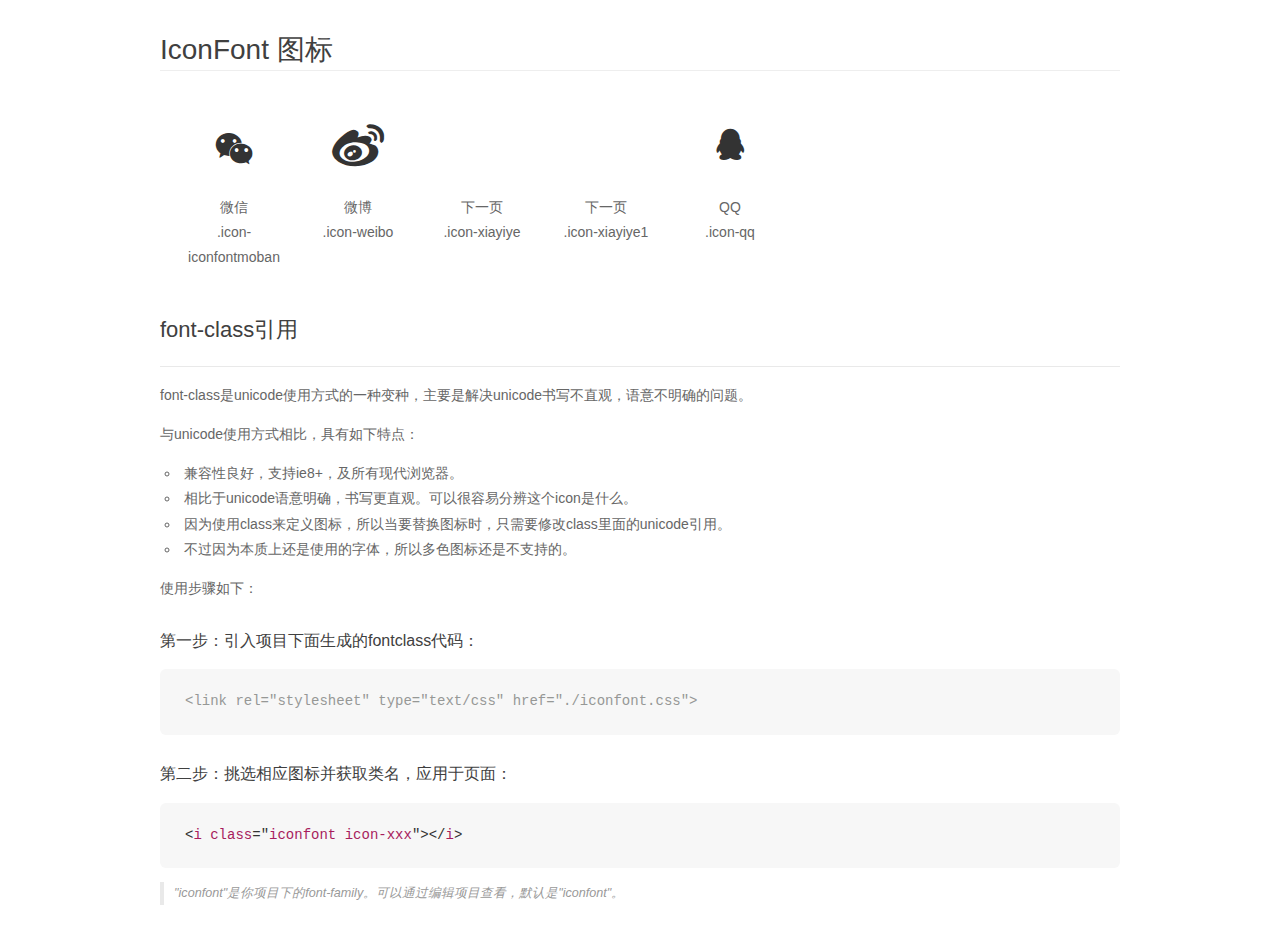
<file: font/demo_fontclass.html>
<!DOCTYPE html>
<html>
<head>
    <meta charset="utf-8"/>
    <title>IconFont</title>
    <link rel="stylesheet" href="demo.css">
    <link rel="stylesheet" href="iconfont.css">
</head>
<body>
    <div class="main markdown">
        <h1>IconFont 图标</h1>
        <ul class="icon_lists clear">
            
                <li>
                <i class="icon iconfont icon-iconfontmoban"></i>
                    <div class="name">微信</div>
                    <div class="fontclass">.icon-iconfontmoban</div>
                </li>
            
                <li>
                <i class="icon iconfont icon-weibo"></i>
                    <div class="name">微博</div>
                    <div class="fontclass">.icon-weibo</div>
                </li>
            
                <li>
                <i class="icon iconfont icon-xiayiye"></i>
                    <div class="name">下一页</div>
                    <div class="fontclass">.icon-xiayiye</div>
                </li>
            
                <li>
                <i class="icon iconfont icon-xiayiye1"></i>
                    <div class="name">下一页</div>
                    <div class="fontclass">.icon-xiayiye1</div>
                </li>
            
                <li>
                <i class="icon iconfont icon-qq"></i>
                    <div class="name">QQ</div>
                    <div class="fontclass">.icon-qq</div>
                </li>
            
        </ul>

        <h2 id="font-class-">font-class引用</h2>
        <hr>

        <p>font-class是unicode使用方式的一种变种，主要是解决unicode书写不直观，语意不明确的问题。</p>
        <p>与unicode使用方式相比，具有如下特点：</p>
        <ul>
        <li>兼容性良好，支持ie8+，及所有现代浏览器。</li>
        <li>相比于unicode语意明确，书写更直观。可以很容易分辨这个icon是什么。</li>
        <li>因为使用class来定义图标，所以当要替换图标时，只需要修改class里面的unicode引用。</li>
        <li>不过因为本质上还是使用的字体，所以多色图标还是不支持的。</li>
        </ul>
        <p>使用步骤如下：</p>
        <h3 id="-fontclass-">第一步：引入项目下面生成的fontclass代码：</h3>


        <pre><code class="lang-js hljs javascript"><span class="hljs-comment">&lt;link rel="stylesheet" type="text/css" href="./iconfont.css"&gt;</span></code></pre>
        <h3 id="-">第二步：挑选相应图标并获取类名，应用于页面：</h3>
        <pre><code class="lang-css hljs">&lt;<span class="hljs-selector-tag">i</span> <span class="hljs-selector-tag">class</span>="<span class="hljs-selector-tag">iconfont</span> <span class="hljs-selector-tag">icon-xxx</span>"&gt;&lt;/<span class="hljs-selector-tag">i</span>&gt;</code></pre>
        <blockquote>
        <p>"iconfont"是你项目下的font-family。可以通过编辑项目查看，默认是"iconfont"。</p>
        </blockquote>
    </div>
</body>
</html>
</file>
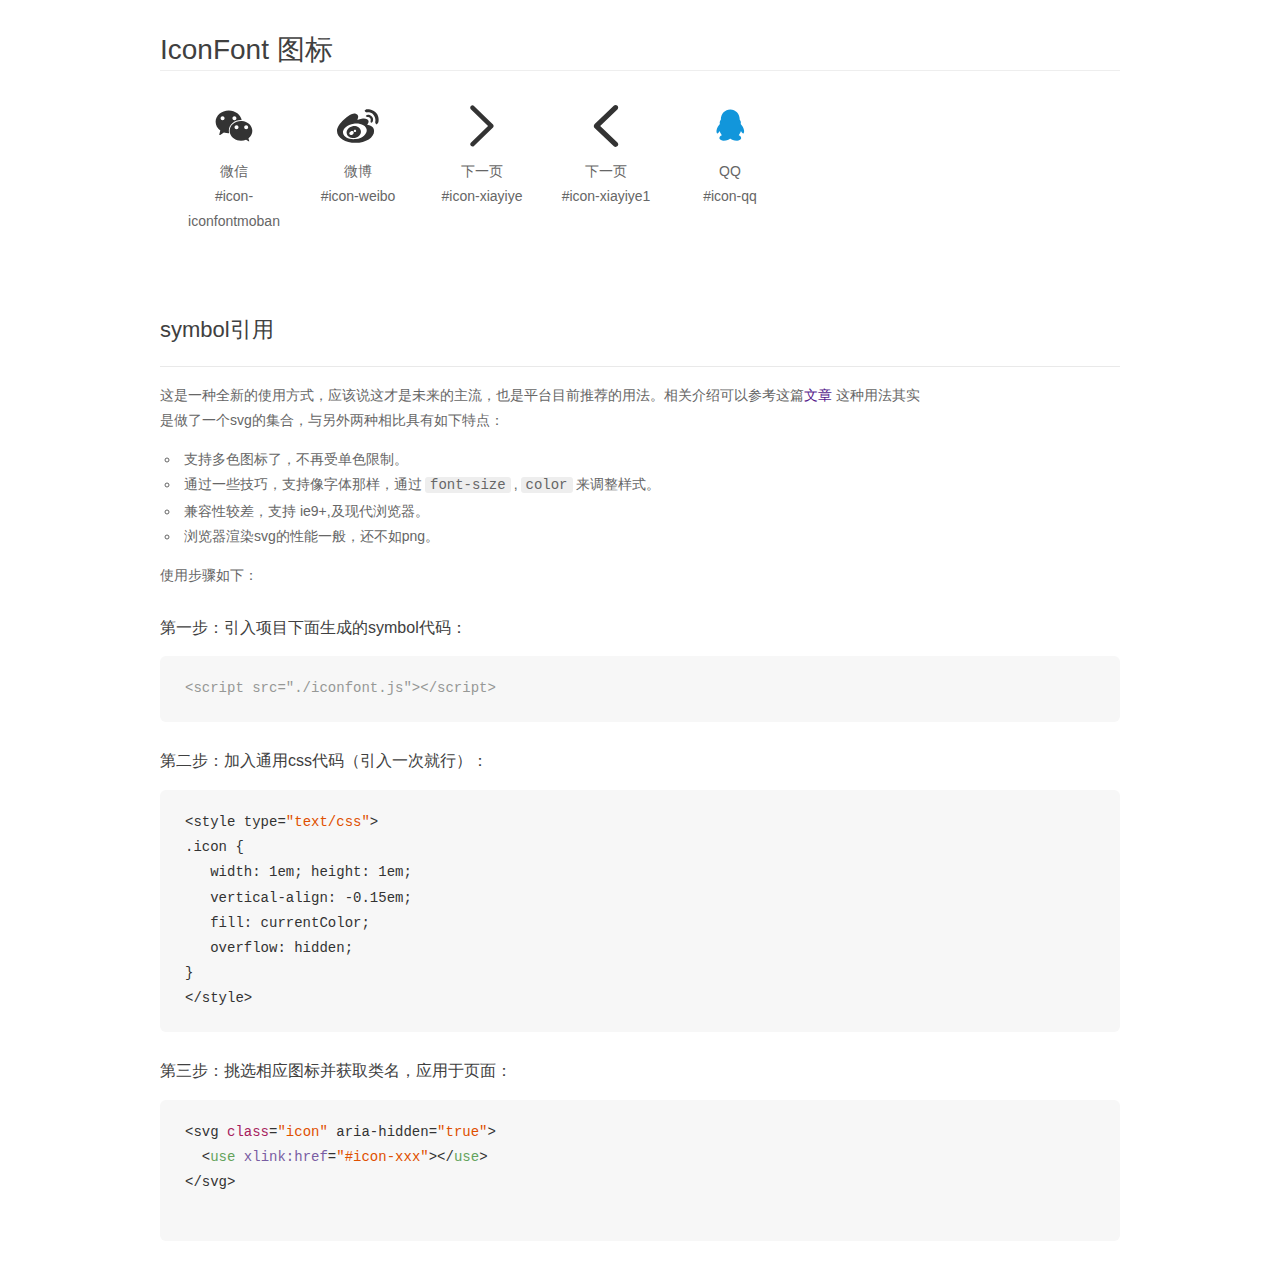
<file: font/demo_symbol.html>
<!DOCTYPE html>
<html>
<head>
    <meta charset="utf-8"/>
    <title>IconFont</title>
    <link rel="stylesheet" href="demo.css">
    <script src="iconfont.js"></script>

    <style type="text/css">
        .icon {
          /* 通过设置 font-size 来改变图标大小 */
          width: 1em; height: 1em;
          /* 图标和文字相邻时，垂直对齐 */
          vertical-align: -0.15em;
          /* 通过设置 color 来改变 SVG 的颜色/fill */
          fill: currentColor;
          /* path 和 stroke 溢出 viewBox 部分在 IE 下会显示
             normalize.css 中也包含这行 */
          overflow: hidden;
        }

    </style>
</head>
<body>
    <div class="main markdown">
        <h1>IconFont 图标</h1>
        <ul class="icon_lists clear">
            
                <li>
                    <svg class="icon" aria-hidden="true">
                        <use xlink:href="#icon-iconfontmoban"></use>
                    </svg>
                    <div class="name">微信</div>
                    <div class="fontclass">#icon-iconfontmoban</div>
                </li>
            
                <li>
                    <svg class="icon" aria-hidden="true">
                        <use xlink:href="#icon-weibo"></use>
                    </svg>
                    <div class="name">微博</div>
                    <div class="fontclass">#icon-weibo</div>
                </li>
            
                <li>
                    <svg class="icon" aria-hidden="true">
                        <use xlink:href="#icon-xiayiye"></use>
                    </svg>
                    <div class="name">下一页</div>
                    <div class="fontclass">#icon-xiayiye</div>
                </li>
            
                <li>
                    <svg class="icon" aria-hidden="true">
                        <use xlink:href="#icon-xiayiye1"></use>
                    </svg>
                    <div class="name">下一页</div>
                    <div class="fontclass">#icon-xiayiye1</div>
                </li>
            
                <li>
                    <svg class="icon" aria-hidden="true">
                        <use xlink:href="#icon-qq"></use>
                    </svg>
                    <div class="name">QQ</div>
                    <div class="fontclass">#icon-qq</div>
                </li>
            
        </ul>


        <h2 id="symbol-">symbol引用</h2>
        <hr>

        <p>这是一种全新的使用方式，应该说这才是未来的主流，也是平台目前推荐的用法。相关介绍可以参考这篇<a href="">文章</a>
        这种用法其实是做了一个svg的集合，与另外两种相比具有如下特点：</p>
        <ul>
          <li>支持多色图标了，不再受单色限制。</li>
          <li>通过一些技巧，支持像字体那样，通过<code>font-size</code>,<code>color</code>来调整样式。</li>
          <li>兼容性较差，支持 ie9+,及现代浏览器。</li>
          <li>浏览器渲染svg的性能一般，还不如png。</li>
        </ul>
        <p>使用步骤如下：</p>
        <h3 id="-symbol-">第一步：引入项目下面生成的symbol代码：</h3>
        <pre><code class="lang-js hljs javascript"><span class="hljs-comment">&lt;script src="./iconfont.js"&gt;&lt;/script&gt;</span></code></pre>
        <h3 id="-css-">第二步：加入通用css代码（引入一次就行）：</h3>
        <pre><code class="lang-js hljs javascript">&lt;style type=<span class="hljs-string">"text/css"</span>&gt;
.icon {
   width: <span class="hljs-number">1</span>em; height: <span class="hljs-number">1</span>em;
   vertical-align: <span class="hljs-number">-0.15</span>em;
   fill: currentColor;
   overflow: hidden;
}
&lt;<span class="hljs-regexp">/style&gt;</span></code></pre>
        <h3 id="-">第三步：挑选相应图标并获取类名，应用于页面：</h3>
        <pre><code class="lang-js hljs javascript">&lt;svg <span class="hljs-class"><span class="hljs-keyword">class</span></span>=<span class="hljs-string">"icon"</span> aria-hidden=<span class="hljs-string">"true"</span>&gt;<span class="xml"><span class="hljs-tag">
  &lt;<span class="hljs-name">use</span> <span class="hljs-attr">xlink:href</span>=<span class="hljs-string">"#icon-xxx"</span>&gt;</span><span class="hljs-tag">&lt;/<span class="hljs-name">use</span>&gt;</span>
</span>&lt;<span class="hljs-regexp">/svg&gt;
        </span></code></pre>
    </div>
</body>
</html>
</file>
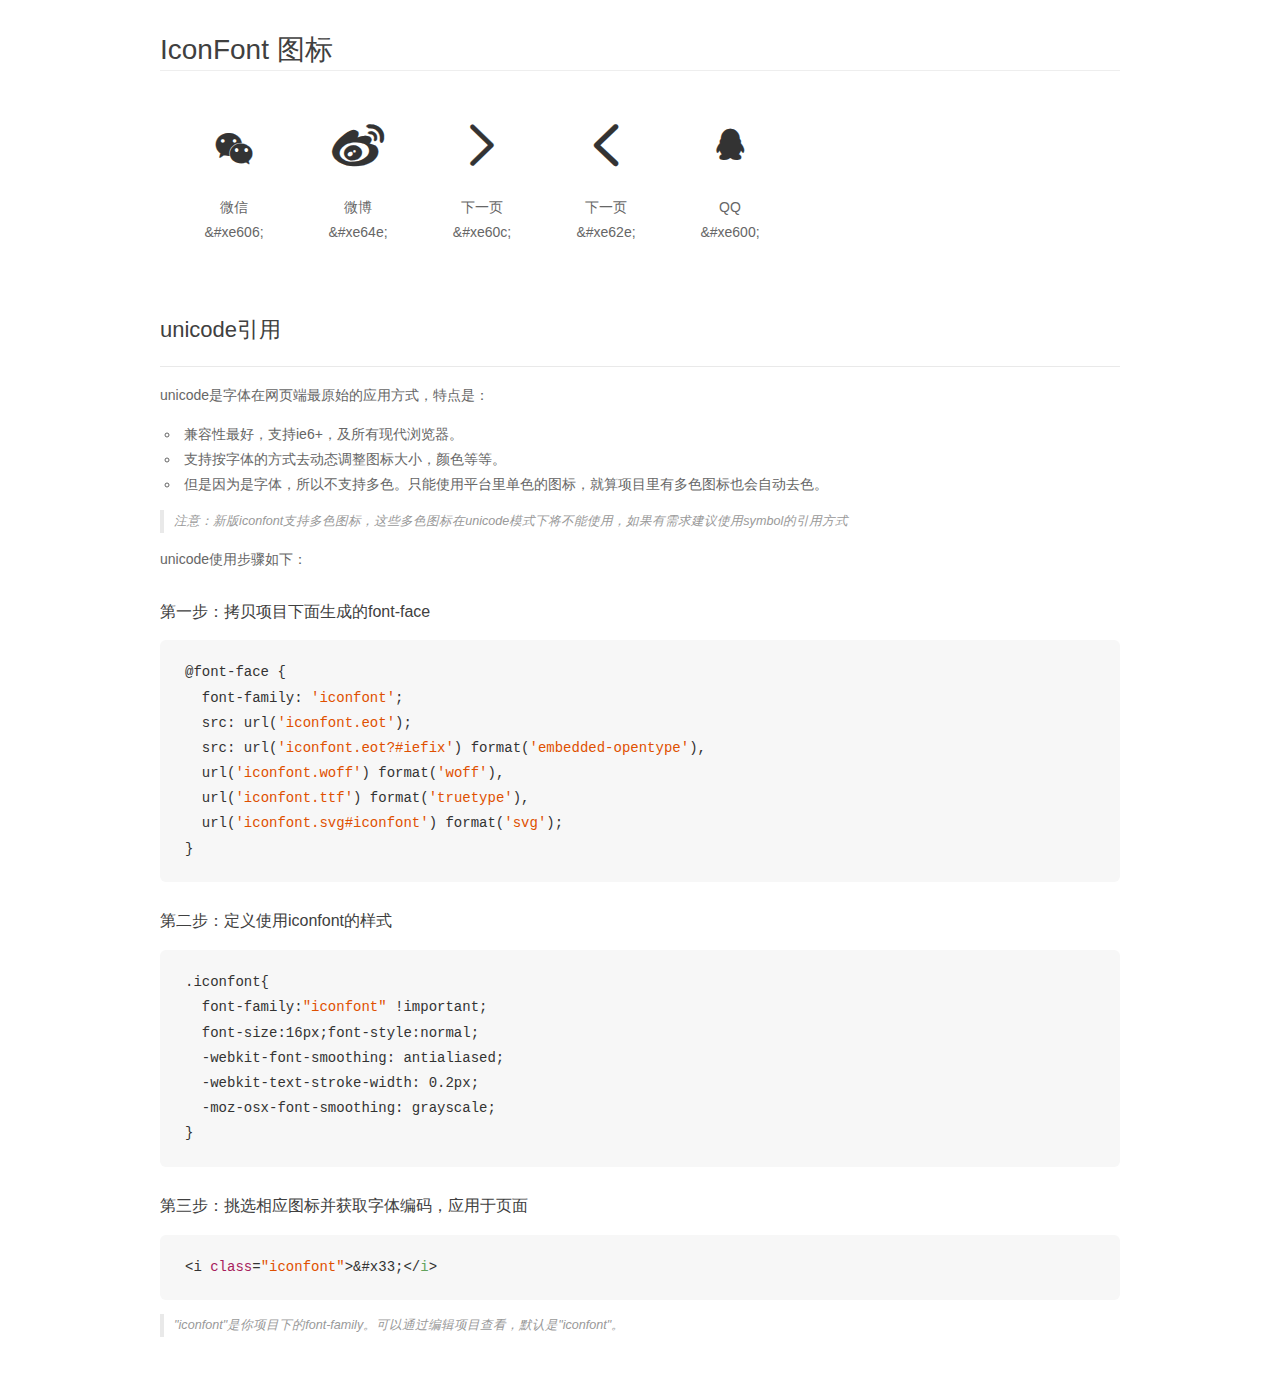
<file: font/demo_unicode.html>
<!DOCTYPE html>
<html>
<head>
    <meta charset="utf-8"/>
    <title>IconFont</title>
    <link rel="stylesheet" href="demo.css">

    <style type="text/css">

        @font-face {font-family: "iconfont";
          src: url('iconfont.eot'); /* IE9*/
          src: url('iconfont.eot#iefix') format('embedded-opentype'), /* IE6-IE8 */
          url('iconfont.woff') format('woff'), /* chrome, firefox */
          url('iconfont.ttf') format('truetype'), /* chrome, firefox, opera, Safari, Android, iOS 4.2+*/
          url('iconfont.svg#iconfont') format('svg'); /* iOS 4.1- */
        }

        .iconfont {
          font-family:"iconfont" !important;
          font-size:16px;
          font-style:normal;
          -webkit-font-smoothing: antialiased;
          -webkit-text-stroke-width: 0.2px;
          -moz-osx-font-smoothing: grayscale;
        }

    </style>
</head>
<body>
    <div class="main markdown">
        <h1>IconFont 图标</h1>
        <ul class="icon_lists clear">
            
                <li>
                <i class="icon iconfont">&#xe606;</i>
                    <div class="name">微信</div>
                    <div class="code">&amp;#xe606;</div>
                </li>
            
                <li>
                <i class="icon iconfont">&#xe64e;</i>
                    <div class="name">微博</div>
                    <div class="code">&amp;#xe64e;</div>
                </li>
            
                <li>
                <i class="icon iconfont">&#xe60c;</i>
                    <div class="name">下一页</div>
                    <div class="code">&amp;#xe60c;</div>
                </li>
            
                <li>
                <i class="icon iconfont">&#xe62e;</i>
                    <div class="name">下一页</div>
                    <div class="code">&amp;#xe62e;</div>
                </li>
            
                <li>
                <i class="icon iconfont">&#xe600;</i>
                    <div class="name">QQ</div>
                    <div class="code">&amp;#xe600;</div>
                </li>
            
        </ul>
        <h2 id="unicode-">unicode引用</h2>
        <hr>

        <p>unicode是字体在网页端最原始的应用方式，特点是：</p>
        <ul>
        <li>兼容性最好，支持ie6+，及所有现代浏览器。</li>
        <li>支持按字体的方式去动态调整图标大小，颜色等等。</li>
        <li>但是因为是字体，所以不支持多色。只能使用平台里单色的图标，就算项目里有多色图标也会自动去色。</li>
        </ul>
        <blockquote>
        <p>注意：新版iconfont支持多色图标，这些多色图标在unicode模式下将不能使用，如果有需求建议使用symbol的引用方式</p>
        </blockquote>
        <p>unicode使用步骤如下：</p>
        <h3 id="-font-face">第一步：拷贝项目下面生成的font-face</h3>
        <pre><code class="lang-js hljs javascript">@font-face {
  font-family: <span class="hljs-string">'iconfont'</span>;
  src: url(<span class="hljs-string">'iconfont.eot'</span>);
  src: url(<span class="hljs-string">'iconfont.eot?#iefix'</span>) format(<span class="hljs-string">'embedded-opentype'</span>),
  url(<span class="hljs-string">'iconfont.woff'</span>) format(<span class="hljs-string">'woff'</span>),
  url(<span class="hljs-string">'iconfont.ttf'</span>) format(<span class="hljs-string">'truetype'</span>),
  url(<span class="hljs-string">'iconfont.svg#iconfont'</span>) format(<span class="hljs-string">'svg'</span>);
}
</code></pre>
        <h3 id="-iconfont-">第二步：定义使用iconfont的样式</h3>
        <pre><code class="lang-js hljs javascript">.iconfont{
  font-family:<span class="hljs-string">"iconfont"</span> !important;
  font-size:<span class="hljs-number">16</span>px;font-style:normal;
  -webkit-font-smoothing: antialiased;
  -webkit-text-stroke-width: <span class="hljs-number">0.2</span>px;
  -moz-osx-font-smoothing: grayscale;
}
</code></pre>
        <h3 id="-">第三步：挑选相应图标并获取字体编码，应用于页面</h3>
        <pre><code class="lang-js hljs javascript">&lt;i <span class="hljs-class"><span class="hljs-keyword">class</span></span>=<span class="hljs-string">"iconfont"</span>&gt;&amp;#x33;<span class="xml"><span class="hljs-tag">&lt;/<span class="hljs-name">i</span>&gt;</span></span></code></pre>

        <blockquote>
        <p>"iconfont"是你项目下的font-family。可以通过编辑项目查看，默认是"iconfont"。</p>
        </blockquote>
    </div>


</body>
</html>
</file>
<file: font/iconfont.css>
@font-face {font-family: "iconfont";
  src: url('iconfont.eot?t=1509071958496'); /* IE9*/
  src: url('iconfont.eot?t=1509071958496#iefix') format('embedded-opentype'), /* IE6-IE8 */
  url('[data-uri]') format('woff'),
  url('iconfont.ttf?t=1509071958496') format('truetype'), /* chrome, firefox, opera, Safari, Android, iOS 4.2+*/
  url('iconfont.svg?t=1509071958496#iconfont') format('svg'); /* iOS 4.1- */
}

.iconfont {
  font-family:"iconfont" !important;
  font-size:20px;
  font-style:normal;
  -webkit-font-smoothing: antialiased;
  -moz-osx-font-smoothing: grayscale;
}

.icon-iconfontmoban:before { content: "\e606"; }

.icon-weibo:before { content: "\e64e"; }

.icon-xiayiye:before { content: "\e60c"; color: #fff; }

.icon-xiayiye1:before { content: "\e62e"; color: #fff;}

.icon-qq:before { content: "\e600"; }
</file>
<file: font/demo.css>
*{margin: 0;padding: 0;list-style: none;}
/*
KISSY CSS Reset
理念：1. reset 的目的不是清除浏览器的默认样式，这仅是部分工作。清除和重置是紧密不可分的。
2. reset 的目的不是让默认样式在所有浏览器下一致，而是减少默认样式有可能带来的问题。
3. reset 期望提供一套普适通用的基础样式。但没有银弹，推荐根据具体需求，裁剪和修改后再使用。
特色：1. 适应中文；2. 基于最新主流浏览器。
维护：玉伯<lifesinger@gmail.com>, 正淳<ragecarrier@gmail.com>
 */

/** 清除内外边距 **/
body, h1, h2, h3, h4, h5, h6, hr, p, blockquote, /* structural elements 结构元素 */
dl, dt, dd, ul, ol, li, /* list elements 列表元素 */
pre, /* text formatting elements 文本格式元素 */
form, fieldset, legend, button, input, textarea, /* form elements 表单元素 */
th, td /* table elements 表格元素 */ {
  margin: 0;
  padding: 0;
}

/** 设置默认字体 **/
body,
button, input, select, textarea /* for ie */ {
  font: 12px/1.5 tahoma, arial, \5b8b\4f53, sans-serif;
}
h1, h2, h3, h4, h5, h6 { font-size: 100%; }
address, cite, dfn, em, var { font-style: normal; } /* 将斜体扶正 */
code, kbd, pre, samp { font-family: courier new, courier, monospace; } /* 统一等宽字体 */
small { font-size: 12px; } /* 小于 12px 的中文很难阅读，让 small 正常化 */

/** 重置列表元素 **/
ul, ol { list-style: none; }

/** 重置文本格式元素 **/
a { text-decoration: none; }
a:hover { text-decoration: underline; }


/** 重置表单元素 **/
legend { color: #000; } /* for ie6 */
fieldset, img { border: 0; } /* img 搭车：让链接里的 img 无边框 */
button, input, select, textarea { font-size: 100%; } /* 使得表单元素在 ie 下能继承字体大小 */
/* 注：optgroup 无法扶正 */

/** 重置表格元素 **/
table { border-collapse: collapse; border-spacing: 0; }

/* 清除浮动 */
.ks-clear:after, .clear:after {
  content: '\20';
  display: block;
  height: 0;
  clear: both;
}
.ks-clear, .clear {
  *zoom: 1;
}

.main {
  padding: 30px 100px;
width: 960px;
margin: 0 auto;
}
.main h1{font-size:36px; color:#333; text-align:left;margin-bottom:30px; border-bottom: 1px solid #eee;}

.helps{margin-top:40px;}
.helps pre{
  padding:20px;
  margin:10px 0;
  border:solid 1px #e7e1cd;
  background-color: #fffdef;
  overflow: auto;
}

.icon_lists{
  width: 100% !important;

}

.icon_lists li{
  float:left;
  width: 100px;
  height:180px;
  text-align: center;
  list-style: none !important;
}
.icon_lists .icon{
  font-size: 42px;
  line-height: 100px;
  margin: 10px 0;
  color:#333;
  -webkit-transition: font-size 0.25s ease-out 0s;
  -moz-transition: font-size 0.25s ease-out 0s;
  transition: font-size 0.25s ease-out 0s;

}
.icon_lists .icon:hover{
  font-size: 100px;
}



.markdown {
  color: #666;
  font-size: 14px;
  line-height: 1.8;
}

.highlight {
  line-height: 1.5;
}

.markdown img {
  vertical-align: middle;
  max-width: 100%;
}

.markdown h1 {
  color: #404040;
  font-weight: 500;
  line-height: 40px;
  margin-bottom: 24px;
}

.markdown h2,
.markdown h3,
.markdown h4,
.markdown h5,
.markdown h6 {
  color: #404040;
  margin: 1.6em 0 0.6em 0;
  font-weight: 500;
  clear: both;
}

.markdown h1 {
  font-size: 28px;
}

.markdown h2 {
  font-size: 22px;
}

.markdown h3 {
  font-size: 16px;
}

.markdown h4 {
  font-size: 14px;
}

.markdown h5 {
  font-size: 12px;
}

.markdown h6 {
  font-size: 12px;
}

.markdown hr {
  height: 1px;
  border: 0;
  background: #e9e9e9;
  margin: 16px 0;
  clear: both;
}

.markdown p,
.markdown pre {
  margin: 1em 0;
}

.markdown > p,
.markdown > blockquote,
.markdown > .highlight,
.markdown > ol,
.markdown > ul {
  width: 80%;
}

.markdown ul > li {
  list-style: circle;
}

.markdown > ul li,
.markdown blockquote ul > li {
  margin-left: 20px;
  padding-left: 4px;
}

.markdown > ul li p,
.markdown > ol li p {
  margin: 0.6em 0;
}

.markdown ol > li {
  list-style: decimal;
}

.markdown > ol li,
.markdown blockquote ol > li {
  margin-left: 20px;
  padding-left: 4px;
}

.markdown code {
  margin: 0 3px;
  padding: 0 5px;
  background: #eee;
  border-radius: 3px;
}

.markdown pre {
  border-radius: 6px;
  background: #f7f7f7;
  padding: 20px;
}

.markdown pre code {
  border: none;
  background: #f7f7f7;
  margin: 0;
}

.markdown strong,
.markdown b {
  font-weight: 600;
}

.markdown > table {
  border-collapse: collapse;
  border-spacing: 0px;
  empty-cells: show;
  border: 1px solid #e9e9e9;
  width: 95%;
  margin-bottom: 24px;
}

.markdown > table th {
  white-space: nowrap;
  color: #333;
  font-weight: 600;

}

.markdown > table th,
.markdown > table td {
  border: 1px solid #e9e9e9;
  padding: 8px 16px;
  text-align: left;
}

.markdown > table th {
  background: #F7F7F7;
}

.markdown blockquote {
  font-size: 90%;
  color: #999;
  border-left: 4px solid #e9e9e9;
  padding-left: 0.8em;
  margin: 1em 0;
  font-style: italic;
}

.markdown blockquote p {
  margin: 0;
}

.markdown .anchor {
  opacity: 0;
  transition: opacity 0.3s ease;
  margin-left: 8px;
}

.markdown .waiting {
  color: #ccc;
}

.markdown h1:hover .anchor,
.markdown h2:hover .anchor,
.markdown h3:hover .anchor,
.markdown h4:hover .anchor,
.markdown h5:hover .anchor,
.markdown h6:hover .anchor {
  opacity: 1;
  display: inline-block;
}

.markdown > br,
.markdown > p > br {
  clear: both;
}


.hljs {
  display: block;
  background: white;
  padding: 0.5em;
  color: #333333;
  overflow-x: auto;
}

.hljs-comment,
.hljs-meta {
  color: #969896;
}

.hljs-string,
.hljs-variable,
.hljs-template-variable,
.hljs-strong,
.hljs-emphasis,
.hljs-quote {
  color: #df5000;
}

.hljs-keyword,
.hljs-selector-tag,
.hljs-type {
  color: #a71d5d;
}

.hljs-literal,
.hljs-symbol,
.hljs-bullet,
.hljs-attribute {
  color: #0086b3;
}

.hljs-section,
.hljs-name {
  color: #63a35c;
}

.hljs-tag {
  color: #333333;
}

.hljs-title,
.hljs-attr,
.hljs-selector-id,
.hljs-selector-class,
.hljs-selector-attr,
.hljs-selector-pseudo {
  color: #795da3;
}

.hljs-addition {
  color: #55a532;
  background-color: #eaffea;
}

.hljs-deletion {
  color: #bd2c00;
  background-color: #ffecec;
}

.hljs-link {
  text-decoration: underline;
}

pre{
  background: #fff;
}
</file>
